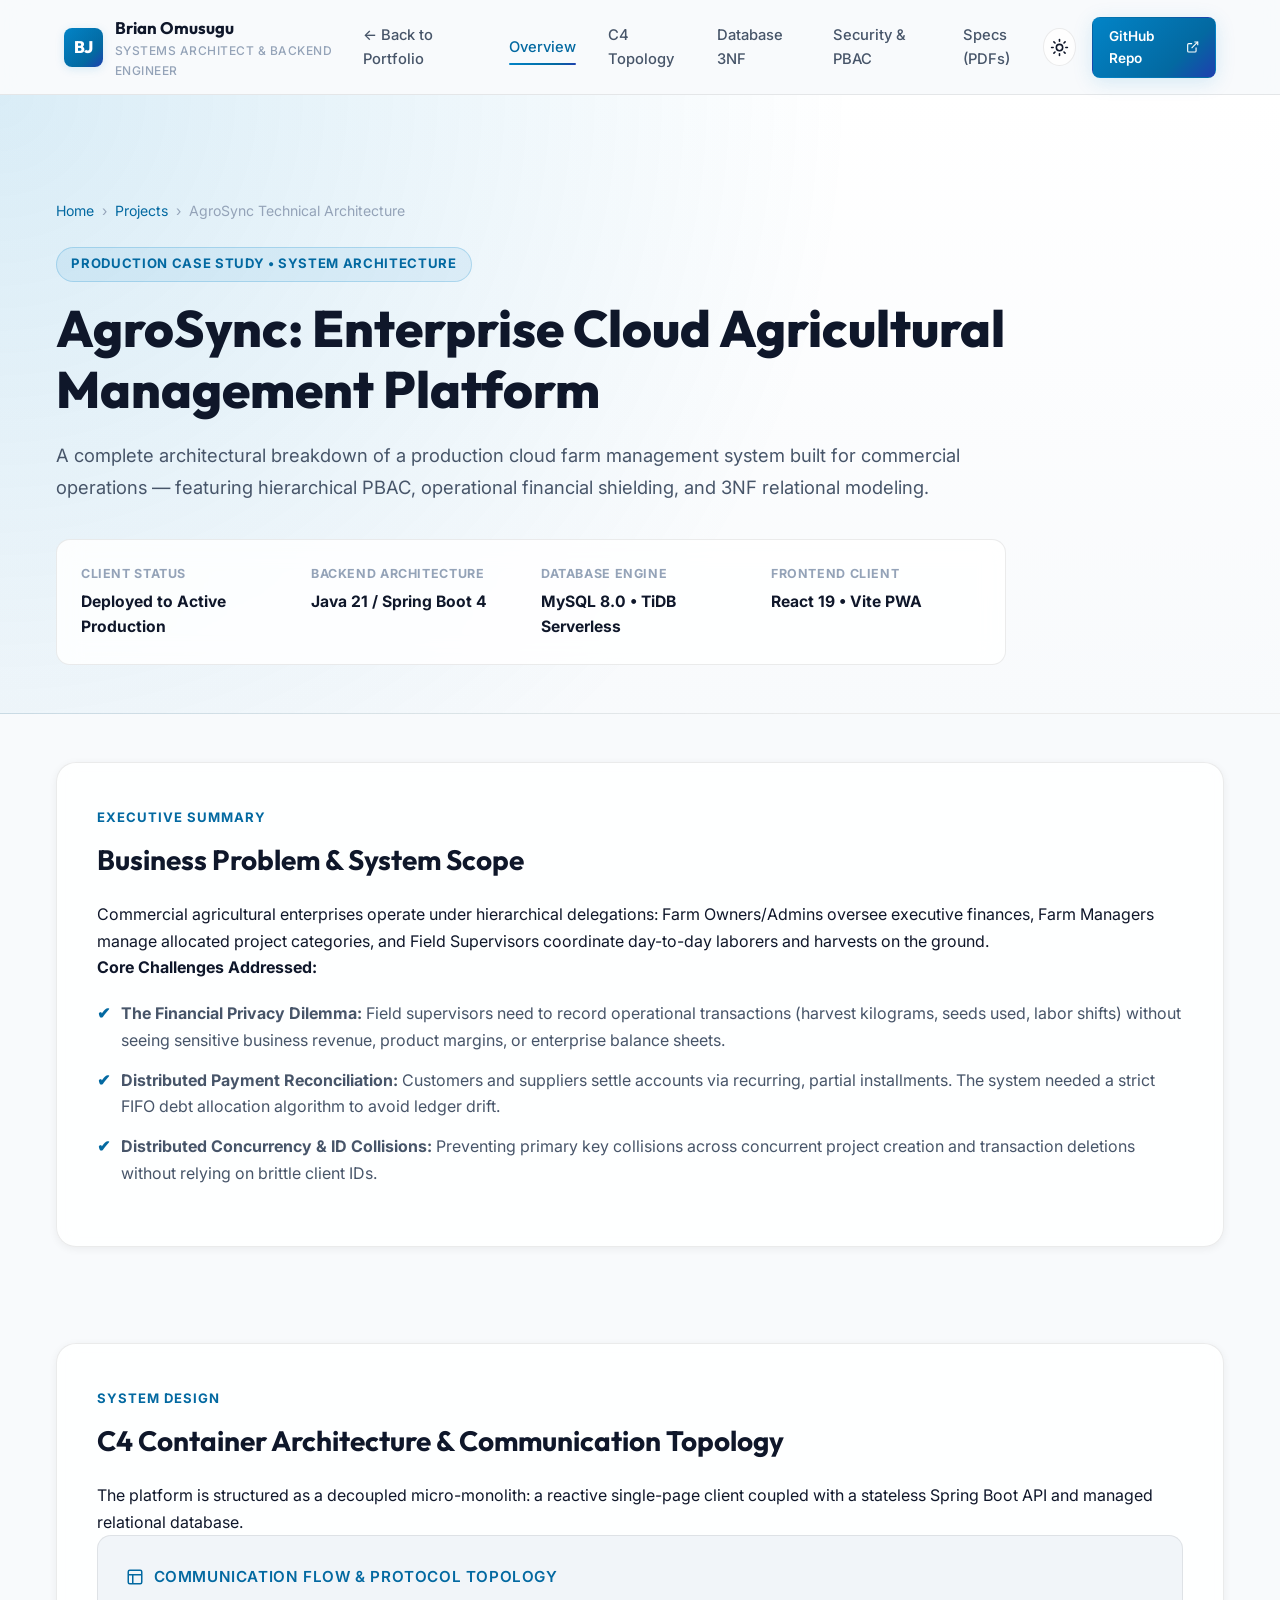
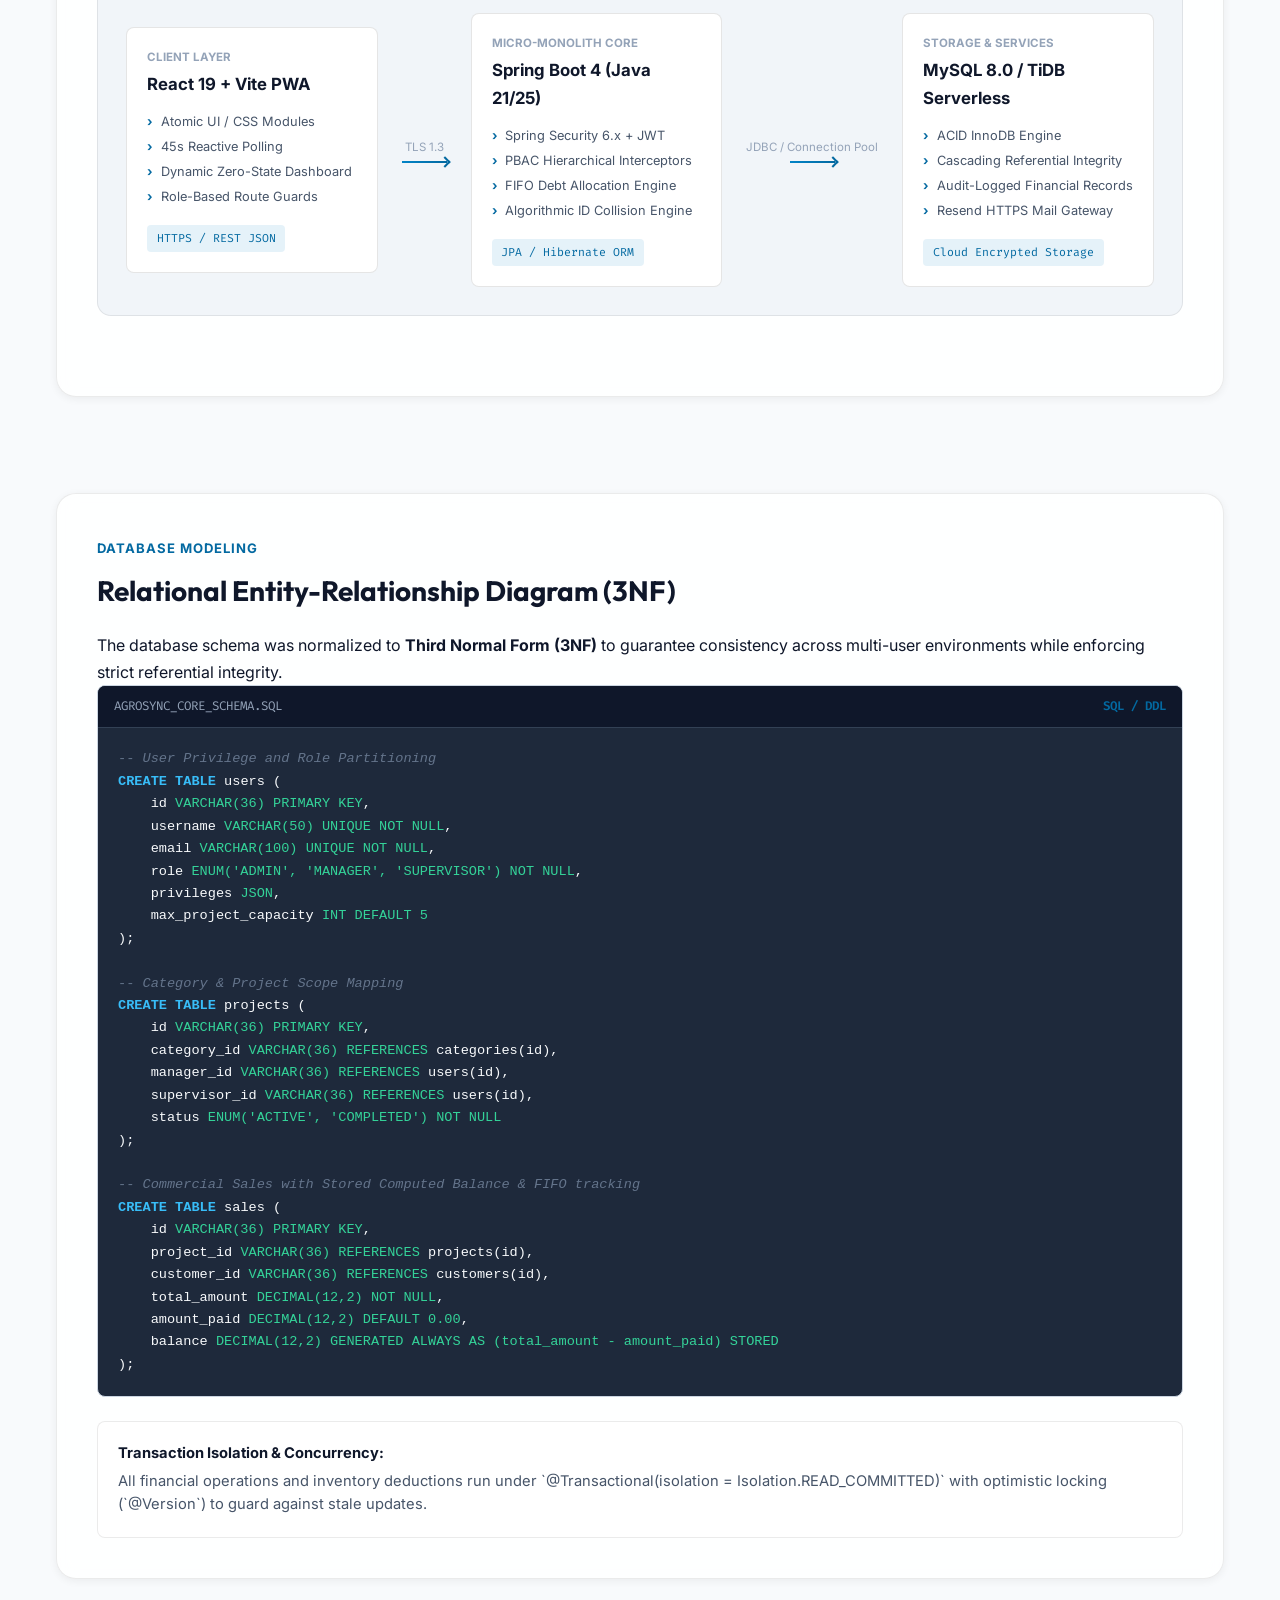
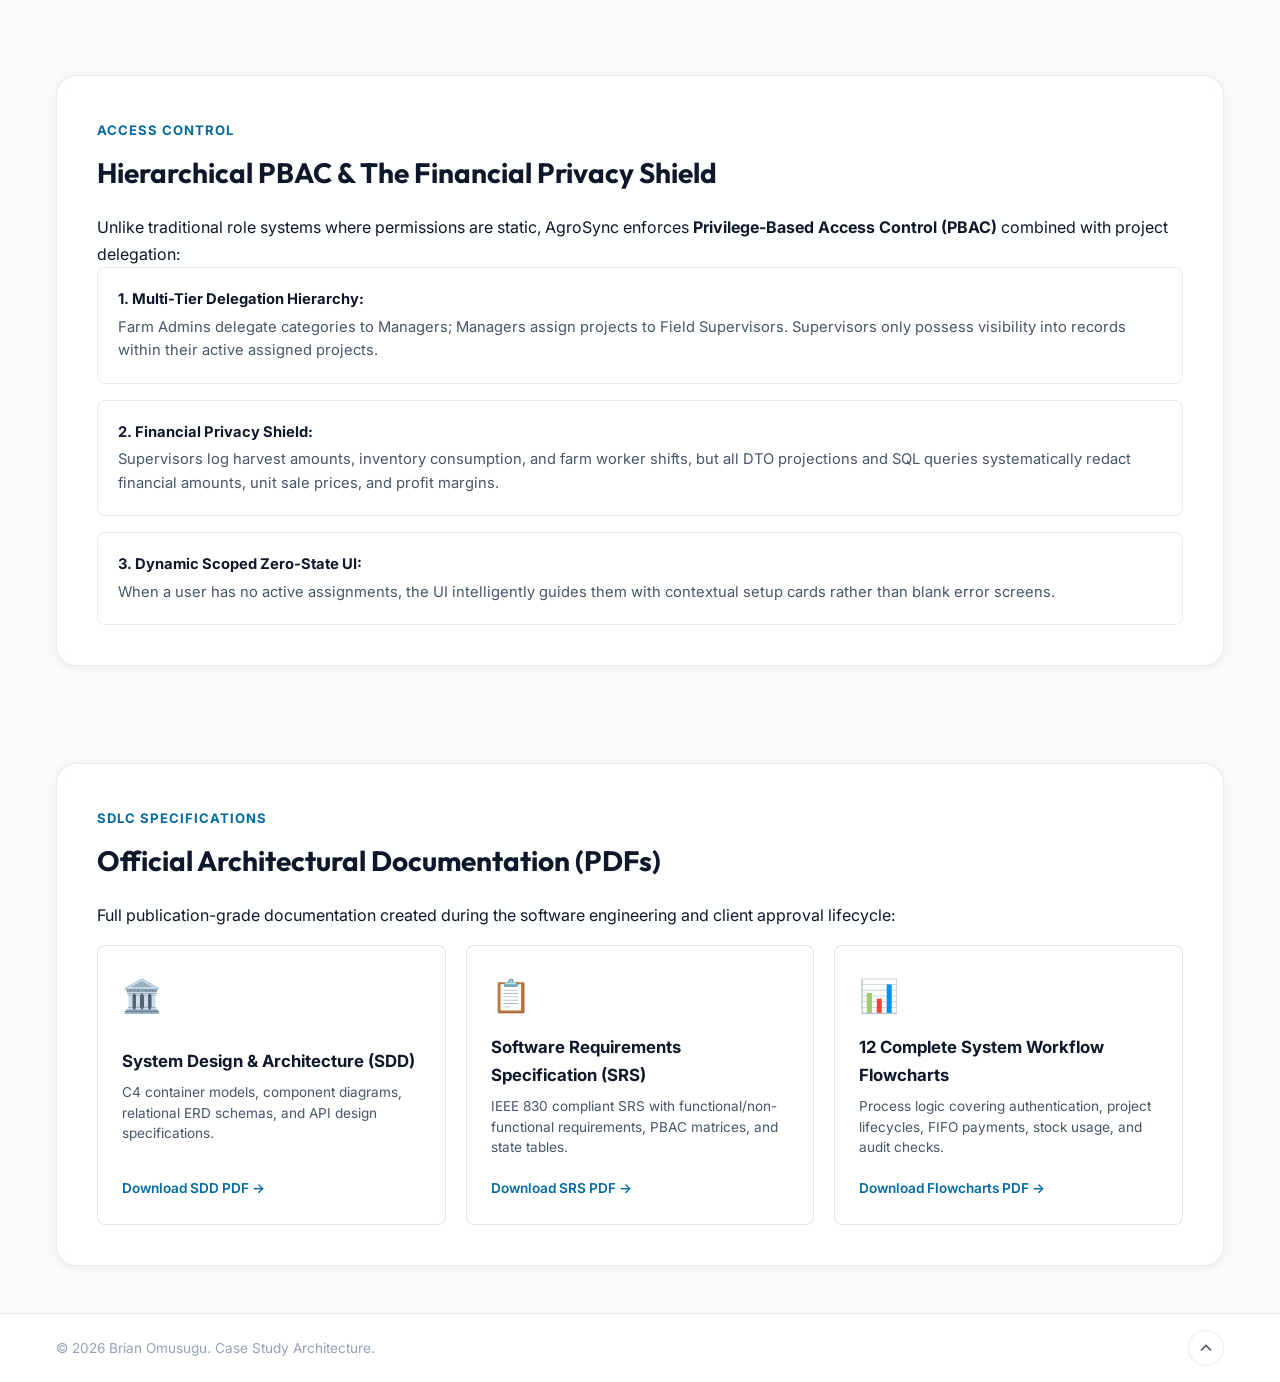
<file: agrosync.html>
<!DOCTYPE html>
<html lang="en" data-theme="dark">
<head>
  <meta charset="UTF-8">
  <meta name="viewport" content="width=device-width, initial-scale=1.0">
  <title>AgroSync — System Architecture &amp; Engineering Case Study | Brian Omusugu</title>
  <meta name="description" content="Technical architecture, C4 container modeling, 3NF database design, and PBAC security implementation for AgroSync cloud farm management system.">
  
  <!-- Google Fonts -->
  <link rel="preconnect" href="https://fonts.googleapis.com">
  <link rel="preconnect" href="https://fonts.gstatic.com" crossorigin>
  <link href="https://fonts.googleapis.com/css2?family=Fira+Code:wght@400;500;600&family=Inter:wght@300;400;500;600;700&family=Outfit:wght@500;600;700;800&display=swap" rel="stylesheet">
  
  <link rel="stylesheet" href="style.css?v=3.0.0">
</head>
<body id="top">

  <!-- Navigation Header -->
  <header class="navbar" id="navbar">
    <div class="nav-container">
      <a href="index.html" class="brand-logo">
        <span class="logo-mark">BJ</span>
        <div class="brand-text">
          <span class="brand-name">Brian Omusugu</span>
          <span class="brand-role">Systems Architect &amp; Backend Engineer</span>
        </div>
      </a>

      <nav class="nav-menu" id="nav-menu">
        <a href="index.html#projects" class="nav-link">&larr; Back to Portfolio</a>
        <a href="#overview" class="nav-link">Overview</a>
        <a href="#topology" class="nav-link">C4 Topology</a>
        <a href="#database" class="nav-link">Database 3NF</a>
        <a href="#security" class="nav-link">Security &amp; PBAC</a>
        <a href="#docs" class="nav-link">Specs (PDFs)</a>
      </nav>

      <div class="nav-actions">
        <!-- Theme Toggle Button -->
        <button id="theme-toggle" class="theme-toggle" aria-label="Toggle dark and light theme" title="Switch Theme">
          <svg class="sun-icon" xmlns="http://www.w3.org/2000/svg" width="19" height="19" viewBox="0 0 24 24" fill="none" stroke="currentColor" stroke-width="2" stroke-linecap="round" stroke-linejoin="round"><circle cx="12" cy="12" r="4"/><path d="M12 2v2"/><path d="M12 20v2"/><path d="m4.93 4.93 1.41 1.41"/><path d="m17.66 17.66 1.41 1.41"/><path d="M2 12h2"/><path d="M20 12h2"/><path d="m6.34 17.66-1.41 1.41"/><path d="m19.07 4.93-1.41 1.41"/></svg>
          <svg class="moon-icon" xmlns="http://www.w3.org/2000/svg" width="19" height="19" viewBox="0 0 24 24" fill="none" stroke="currentColor" stroke-width="2" stroke-linecap="round" stroke-linejoin="round"><path d="M12 3a6 6 0 0 0 9 9 9 9 0 1 1-9-9Z"/></svg>
        </button>

        <a href="https://github.com/martins-ke/smartfarm-backend" target="_blank" rel="noopener noreferrer" class="btn btn-primary btn-sm">
          <span>GitHub Repo</span>
          <svg xmlns="http://www.w3.org/2000/svg" width="16" height="16" viewBox="0 0 24 24" fill="none" stroke="currentColor" stroke-width="2"><path d="M18 13v6a2 2 0 0 1-2 2H5a2 2 0 0 1-2-2V8a2 2 0 0 1 2-2h6"/><polyline points="15 3 21 3 21 9"/><line x1="10" x2="21" y1="14" y2="3"/></svg>
        </a>

        <!-- Mobile Hamburger Button -->
        <button class="mobile-toggle" id="mobile-toggle" aria-label="Toggle Navigation Menu">
          <span></span>
          <span></span>
          <span></span>
        </button>
      </div>
    </div>
  </header>

  <main>
    <!-- Case Study Hero -->
    <section class="case-hero" id="overview">
      <div class="container">
        <div class="breadcrumb">
          <a href="index.html">Home</a> &rsaquo; <a href="index.html#projects">Projects</a> &rsaquo; <span>AgroSync Technical Architecture</span>
        </div>

        <div class="case-header-content">
          <div class="case-badge-pill">Production Case Study &bull; System Architecture</div>
          <h1 class="case-title">AgroSync: Enterprise Cloud Agricultural Management Platform</h1>
          <p class="case-lead">
            A complete architectural breakdown of a production cloud farm management system built for commercial operations — featuring hierarchical PBAC, operational financial shielding, and 3NF relational modeling.
          </p>

          <div class="case-meta-grid">
            <div class="meta-item">
              <span class="meta-label">Client Status</span>
              <strong class="meta-val">Deployed to Active Production</strong>
            </div>
            <div class="meta-item">
              <span class="meta-label">Backend Architecture</span>
              <strong class="meta-val">Java 21 / Spring Boot 4</strong>
            </div>
            <div class="meta-item">
              <span class="meta-label">Database Engine</span>
              <strong class="meta-val">MySQL 8.0 &bull; TiDB Serverless</strong>
            </div>
            <div class="meta-item">
              <span class="meta-label">Frontend Client</span>
              <strong class="meta-val">React 19 &bull; Vite PWA</strong>
            </div>
          </div>
        </div>
      </div>
    </section>

    <!-- Architecture Section 1: Problem & Executive Summary -->
    <section class="section case-section">
      <div class="container">
        <div class="case-card reveal">
          <div class="case-section-header">
            <span class="section-tag">Executive Summary</span>
            <h2>Business Problem &amp; System Scope</h2>
          </div>
          <p>
            Commercial agricultural enterprises operate under hierarchical delegations: Farm Owners/Admins oversee executive finances, Farm Managers manage allocated project categories, and Field Supervisors coordinate day-to-day laborers and harvests on the ground.
          </p>
          <p>
            <strong>Core Challenges Addressed:</strong>
          </p>
          <ul class="case-list">
            <li><strong>The Financial Privacy Dilemma:</strong> Field supervisors need to record operational transactions (harvest kilograms, seeds used, labor shifts) without seeing sensitive business revenue, product margins, or enterprise balance sheets.</li>
            <li><strong>Distributed Payment Reconciliation:</strong> Customers and suppliers settle accounts via recurring, partial installments. The system needed a strict FIFO debt allocation algorithm to avoid ledger drift.</li>
            <li><strong>Distributed Concurrency &amp; ID Collisions:</strong> Preventing primary key collisions across concurrent project creation and transaction deletions without relying on brittle client IDs.</li>
          </ul>
        </div>
      </div>
    </section>

    <!-- Architecture Section 2: C4 Topology -->
    <section class="section case-section" id="topology">
      <div class="container">
        <div class="case-card reveal">
          <div class="case-section-header">
            <span class="section-tag">System Design</span>
            <h2>C4 Container Architecture &amp; Communication Topology</h2>
          </div>
          <p>
            The platform is structured as a decoupled micro-monolith: a reactive single-page client coupled with a stateless Spring Boot API and managed relational database.
          </p>

          <!-- Interactive Topology Display -->
          <div class="arch-topology">
            <div class="topology-title">
              <svg xmlns="http://www.w3.org/2000/svg" width="18" height="18" viewBox="0 0 24 24" fill="none" stroke="currentColor" stroke-width="2"><rect width="18" height="18" x="3" y="3" rx="2"/><path d="M3 9h18"/><path d="M9 21V9"/></svg>
              <span>Communication Flow &amp; Protocol Topology</span>
            </div>
            
            <div class="topology-grid">
              <!-- Tier 1: Client -->
              <div class="topology-node node-client">
                <div class="node-badge">Client Layer</div>
                <div class="node-title">React 19 + Vite PWA</div>
                <ul class="node-specs">
                  <li>Atomic UI / CSS Modules</li>
                  <li>45s Reactive Polling</li>
                  <li>Dynamic Zero-State Dashboard</li>
                  <li>Role-Based Route Guards</li>
                </ul>
                <div class="node-protocol">HTTPS / REST JSON</div>
              </div>

              <!-- Connector 1 -->
              <div class="topology-arrow">
                <span>TLS 1.3</span>
                <div class="arrow-line"></div>
              </div>

              <!-- Tier 2: Backend API -->
              <div class="topology-node node-api">
                <div class="node-badge">Micro-Monolith Core</div>
                <div class="node-title">Spring Boot 4 (Java 21/25)</div>
                <ul class="node-specs">
                  <li>Spring Security 6.x + JWT</li>
                  <li>PBAC Hierarchical Interceptors</li>
                  <li>FIFO Debt Allocation Engine</li>
                  <li>Algorithmic ID Collision Engine</li>
                </ul>
                <div class="node-protocol">JPA / Hibernate ORM</div>
              </div>

              <!-- Connector 2 -->
              <div class="topology-arrow">
                <span>JDBC / Connection Pool</span>
                <div class="arrow-line"></div>
              </div>

              <!-- Tier 3: Database & Ext -->
              <div class="topology-node node-db">
                <div class="node-badge">Storage &amp; Services</div>
                <div class="node-title">MySQL 8.0 / TiDB Serverless</div>
                <ul class="node-specs">
                  <li>ACID InnoDB Engine</li>
                  <li>Cascading Referential Integrity</li>
                  <li>Audit-Logged Financial Records</li>
                  <li>Resend HTTPS Mail Gateway</li>
                </ul>
                <div class="node-protocol">Cloud Encrypted Storage</div>
              </div>
            </div>
          </div>
        </div>
      </div>
    </section>

    <!-- Architecture Section 3: Normalized Database Design -->
    <section class="section case-section" id="database">
      <div class="container">
        <div class="case-card reveal">
          <div class="case-section-header">
            <span class="section-tag">Database Modeling</span>
            <h2>Relational Entity-Relationship Diagram (3NF)</h2>
          </div>
          <p>
            The database schema was normalized to <strong>Third Normal Form (3NF)</strong> to guarantee consistency across multi-user environments while enforcing strict referential integrity.
          </p>

          <div class="schema-code-block">
            <div class="code-header">
              <span>AGROSYNC_CORE_SCHEMA.SQL</span>
              <span class="code-lang">SQL / DDL</span>
            </div>
            <pre><code><span class="code-comment">-- User Privilege and Role Partitioning</span>
<span class="code-keyword">CREATE TABLE</span> users (
    id <span class="code-type">VARCHAR(36) PRIMARY KEY</span>,
    username <span class="code-type">VARCHAR(50) UNIQUE NOT NULL</span>,
    email <span class="code-type">VARCHAR(100) UNIQUE NOT NULL</span>,
    role <span class="code-type">ENUM('ADMIN', 'MANAGER', 'SUPERVISOR') NOT NULL</span>,
    privileges <span class="code-type">JSON</span>,
    max_project_capacity <span class="code-type">INT DEFAULT 5</span>
);

<span class="code-comment">-- Category & Project Scope Mapping</span>
<span class="code-keyword">CREATE TABLE</span> projects (
    id <span class="code-type">VARCHAR(36) PRIMARY KEY</span>,
    category_id <span class="code-type">VARCHAR(36) REFERENCES</span> categories(id),
    manager_id <span class="code-type">VARCHAR(36) REFERENCES</span> users(id),
    supervisor_id <span class="code-type">VARCHAR(36) REFERENCES</span> users(id),
    status <span class="code-type">ENUM('ACTIVE', 'COMPLETED') NOT NULL</span>
);

<span class="code-comment">-- Commercial Sales with Stored Computed Balance & FIFO tracking</span>
<span class="code-keyword">CREATE TABLE</span> sales (
    id <span class="code-type">VARCHAR(36) PRIMARY KEY</span>,
    project_id <span class="code-type">VARCHAR(36) REFERENCES</span> projects(id),
    customer_id <span class="code-type">VARCHAR(36) REFERENCES</span> customers(id),
    total_amount <span class="code-type">DECIMAL(12,2) NOT NULL</span>,
    amount_paid <span class="code-type">DECIMAL(12,2) DEFAULT 0.00</span>,
    balance <span class="code-type">DECIMAL(12,2) GENERATED ALWAYS AS (total_amount - amount_paid) STORED</span>
);</code></pre>
          </div>

          <div class="bullet-item" style="margin-top: 1.5rem;">
            <strong>Transaction Isolation &amp; Concurrency:</strong>
            All financial operations and inventory deductions run under `@Transactional(isolation = Isolation.READ_COMMITTED)` with optimistic locking (`@Version`) to guard against stale updates.
          </div>
        </div>
      </div>
    </section>

    <!-- Architecture Section 4: Security & PBAC -->
    <section class="section case-section" id="security">
      <div class="container">
        <div class="case-card reveal">
          <div class="case-section-header">
            <span class="section-tag">Access Control</span>
            <h2>Hierarchical PBAC &amp; The Financial Privacy Shield</h2>
          </div>
          <p>
            Unlike traditional role systems where permissions are static, AgroSync enforces <strong>Privilege-Based Access Control (PBAC)</strong> combined with project delegation:
          </p>

          <div class="feature-bullets-grid">
            <div class="bullet-item">
              <strong>1. Multi-Tier Delegation Hierarchy:</strong> Farm Admins delegate categories to Managers; Managers assign projects to Field Supervisors. Supervisors only possess visibility into records within their active assigned projects.
            </div>
            <div class="bullet-item">
              <strong>2. Financial Privacy Shield:</strong> Supervisors log harvest amounts, inventory consumption, and farm worker shifts, but all DTO projections and SQL queries systematically redact financial amounts, unit sale prices, and profit margins.
            </div>
            <div class="bullet-item">
              <strong>3. Dynamic Scoped Zero-State UI:</strong> When a user has no active assignments, the UI intelligently guides them with contextual setup cards rather than blank error screens.
            </div>
          </div>
        </div>
      </div>
    </section>

    <!-- Architecture Section 5: Official Documentation PDFs -->
    <section class="section case-section" id="docs">
      <div class="container">
        <div class="case-card reveal">
          <div class="case-section-header">
            <span class="section-tag">SDLC Specifications</span>
            <h2>Official Architectural Documentation (PDFs)</h2>
          </div>
          <p>
            Full publication-grade documentation created during the software engineering and client approval lifecycle:
          </p>

          <div class="docs-download-cards">
            <a href="SmartFarm_System_Design_and_Architecture.pdf" target="_blank" class="doc-card">
              <div class="doc-icon">🏛️</div>
              <div class="doc-info">
                <strong>System Design &amp; Architecture (SDD)</strong>
                <span>C4 container models, component diagrams, relational ERD schemas, and API design specifications.</span>
              </div>
              <div class="doc-action">Download SDD PDF &rarr;</div>
            </a>

            <a href="SmartFarm_SRS_Document.pdf" target="_blank" class="doc-card">
              <div class="doc-icon">📋</div>
              <div class="doc-info">
                <strong>Software Requirements Specification (SRS)</strong>
                <span>IEEE 830 compliant SRS with functional/non-functional requirements, PBAC matrices, and state tables.</span>
              </div>
              <div class="doc-action">Download SRS PDF &rarr;</div>
            </a>

            <a href="SmartFarm_Complete_System_Flowcharts.pdf" target="_blank" class="doc-card">
              <div class="doc-icon">📊</div>
              <div class="doc-info">
                <strong>12 Complete System Workflow Flowcharts</strong>
                <span>Process logic covering authentication, project lifecycles, FIFO payments, stock usage, and audit checks.</span>
              </div>
              <div class="doc-action">Download Flowcharts PDF &rarr;</div>
            </a>
          </div>
        </div>
      </div>
    </section>

  </main>

  <!-- Footer -->
  <footer class="site-footer">
    <div class="container footer-container">
      <div class="footer-bottom">
        <p>&copy; <span id="current-year"></span> Brian Omusugu. Case Study Architecture.</p>
        <a href="#top" class="back-to-top" title="Back to top" aria-label="Back to top">
          <svg xmlns="http://www.w3.org/2000/svg" width="20" height="20" viewBox="0 0 24 24" fill="none" stroke="currentColor" stroke-width="2"><path d="m18 15-6-6-6 6"/></svg>
        </a>
      </div>
    </div>
  </footer>

  <script src="script.js?v=3.0.0"></script>
</body>
</html>
</file>
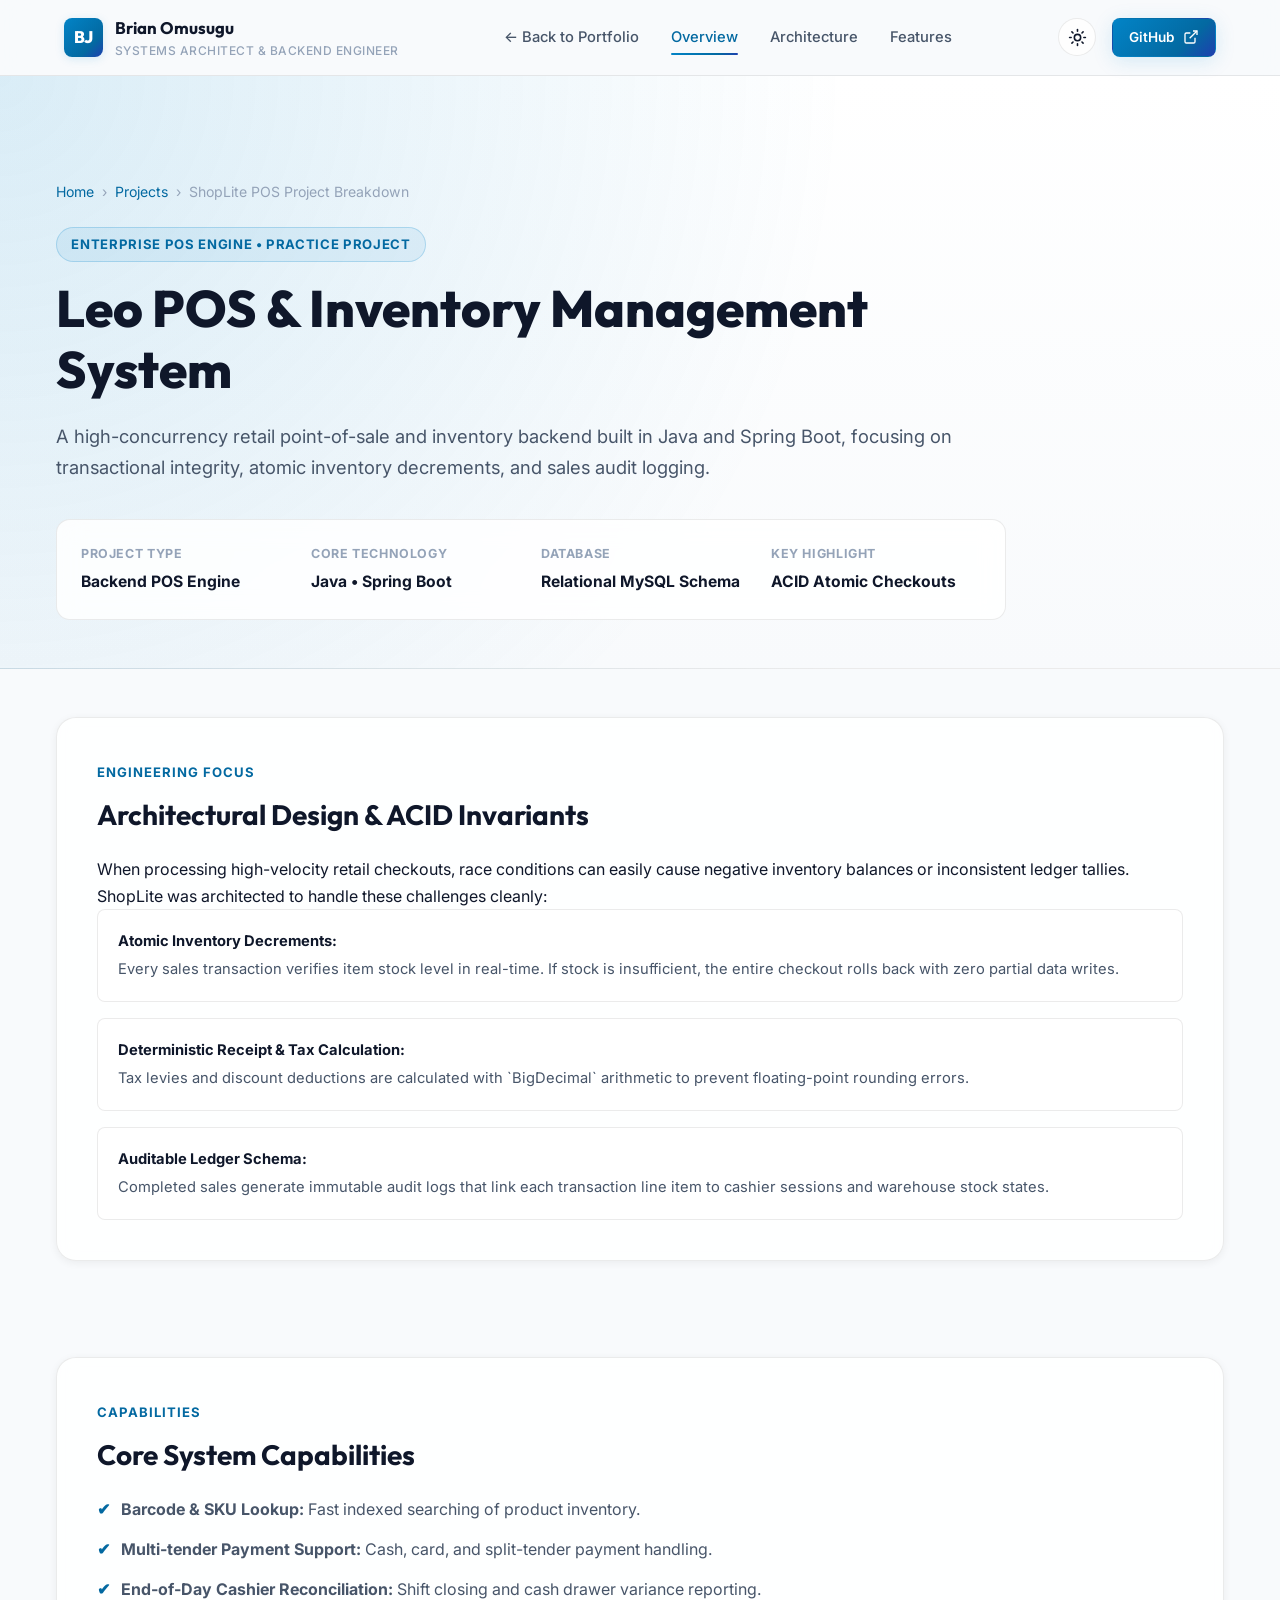
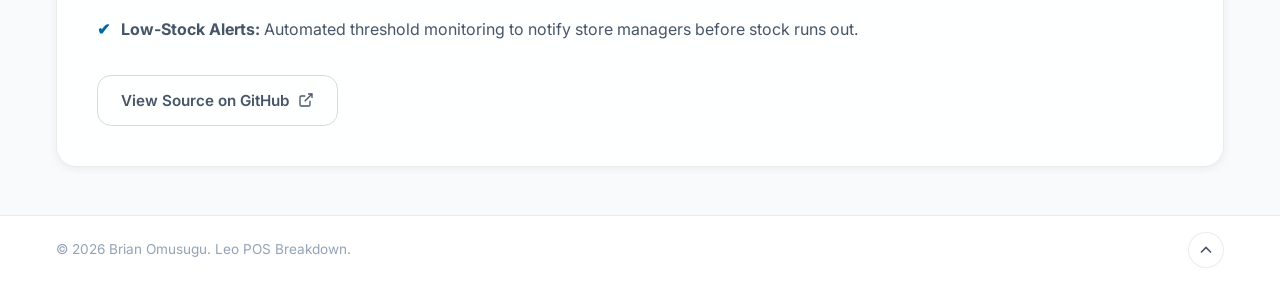
<file: shoplite.html>
<!DOCTYPE html>
<html lang="en" data-theme="dark">
<head>
  <meta charset="UTF-8">
  <meta name="viewport" content="width=device-width, initial-scale=1.0">
  <title>Leo POS — Technical Breakdown | Brian Omusugu</title>
  <meta name="description" content="Technical details, ACID inventory transactions, and receipt calculation architecture for ShopLite POS.">
  
  <!-- Google Fonts -->
  <link rel="preconnect" href="https://fonts.googleapis.com">
  <link rel="preconnect" href="https://fonts.gstatic.com" crossorigin>
  <link href="https://fonts.googleapis.com/css2?family=Fira+Code:wght@400;500;600&family=Inter:wght@300;400;500;600;700&family=Outfit:wght@500;600;700;800&display=swap" rel="stylesheet">
  
  <link rel="stylesheet" href="style.css?v=3.0.0">
</head>
<body id="top">

  <!-- Navigation Header -->
  <header class="navbar" id="navbar">
    <div class="nav-container">
      <a href="index.html" class="brand-logo">
        <span class="logo-mark">BJ</span>
        <div class="brand-text">
          <span class="brand-name">Brian Omusugu</span>
          <span class="brand-role">Systems Architect &amp; Backend Engineer</span>
        </div>
      </a>

      <nav class="nav-menu" id="nav-menu">
        <a href="index.html#projects" class="nav-link">&larr; Back to Portfolio</a>
        <a href="#overview" class="nav-link">Overview</a>
        <a href="#architecture" class="nav-link">Architecture</a>
        <a href="#features" class="nav-link">Features</a>
      </nav>

      <div class="nav-actions">
        <!-- Theme Toggle Button -->
        <button id="theme-toggle" class="theme-toggle" aria-label="Toggle dark and light theme" title="Switch Theme">
          <svg class="sun-icon" xmlns="http://www.w3.org/2000/svg" width="19" height="19" viewBox="0 0 24 24" fill="none" stroke="currentColor" stroke-width="2" stroke-linecap="round" stroke-linejoin="round"><circle cx="12" cy="12" r="4"/><path d="M12 2v2"/><path d="M12 20v2"/><path d="m4.93 4.93 1.41 1.41"/><path d="m17.66 17.66 1.41 1.41"/><path d="M2 12h2"/><path d="M20 12h2"/><path d="m6.34 17.66-1.41 1.41"/><path d="m19.07 4.93-1.41 1.41"/></svg>
          <svg class="moon-icon" xmlns="http://www.w3.org/2000/svg" width="19" height="19" viewBox="0 0 24 24" fill="none" stroke="currentColor" stroke-width="2" stroke-linecap="round" stroke-linejoin="round"><path d="M12 3a6 6 0 0 0 9 9 9 9 0 1 1-9-9Z"/></svg>
        </button>

        <a href="https://github.com/martins-ke" target="_blank" rel="noopener noreferrer" class="btn btn-primary btn-sm">
          <span>GitHub</span>
          <svg xmlns="http://www.w3.org/2000/svg" width="16" height="16" viewBox="0 0 24 24" fill="none" stroke="currentColor" stroke-width="2"><path d="M18 13v6a2 2 0 0 1-2 2H5a2 2 0 0 1-2-2V8a2 2 0 0 1 2-2h6"/><polyline points="15 3 21 3 21 9"/><line x1="10" x2="21" y1="14" y2="3"/></svg>
        </a>

        <!-- Mobile Hamburger Button -->
        <button class="mobile-toggle" id="mobile-toggle" aria-label="Toggle Navigation Menu">
          <span></span>
          <span></span>
          <span></span>
        </button>
      </div>
    </div>
  </header>

  <main>
    <!-- Case Study Hero -->
    <section class="case-hero" id="overview">
      <div class="container">
        <div class="breadcrumb">
          <a href="index.html">Home</a> &rsaquo; <a href="index.html#projects">Projects</a> &rsaquo; <span>ShopLite POS Project Breakdown</span>
        </div>

        <div class="case-header-content">
          <div class="case-badge-pill">Enterprise POS Engine &bull; Practice Project</div>
          <h1 class="case-title">Leo POS &amp; Inventory Management System</h1>
          <p class="case-lead">
            A high-concurrency retail point-of-sale and inventory backend built in Java and Spring Boot, focusing on transactional integrity, atomic inventory decrements, and sales audit logging.
          </p>

          <div class="case-meta-grid">
            <div class="meta-item">
              <span class="meta-label">Project Type</span>
              <strong class="meta-val">Backend POS Engine</strong>
            </div>
            <div class="meta-item">
              <span class="meta-label">Core Technology</span>
              <strong class="meta-val">Java &bull; Spring Boot</strong>
            </div>
            <div class="meta-item">
              <span class="meta-label">Database</span>
              <strong class="meta-val">Relational MySQL Schema</strong>
            </div>
            <div class="meta-item">
              <span class="meta-label">Key Highlight</span>
              <strong class="meta-val">ACID Atomic Checkouts</strong>
            </div>
          </div>
        </div>
      </div>
    </section>

    <!-- Architecture Breakdown -->
    <section class="section case-section" id="architecture">
      <div class="container">
        <div class="case-card reveal">
          <div class="case-section-header">
            <span class="section-tag">Engineering Focus</span>
            <h2>Architectural Design &amp; ACID Invariants</h2>
          </div>
          <p>
            When processing high-velocity retail checkouts, race conditions can easily cause negative inventory balances or inconsistent ledger tallies. ShopLite was architected to handle these challenges cleanly:
          </p>

          <div class="feature-bullets-grid">
            <div class="bullet-item">
              <strong>Atomic Inventory Decrements:</strong> Every sales transaction verifies item stock level in real-time. If stock is insufficient, the entire checkout rolls back with zero partial data writes.
            </div>
            <div class="bullet-item">
              <strong>Deterministic Receipt &amp; Tax Calculation:</strong> Tax levies and discount deductions are calculated with `BigDecimal` arithmetic to prevent floating-point rounding errors.
            </div>
            <div class="bullet-item">
              <strong>Auditable Ledger Schema:</strong> Completed sales generate immutable audit logs that link each transaction line item to cashier sessions and warehouse stock states.
            </div>
          </div>
        </div>
      </div>
    </section>

    <!-- Key Features -->
    <section class="section case-section" id="features">
      <div class="container">
        <div class="case-card reveal">
          <div class="case-section-header">
            <span class="section-tag">Capabilities</span>
            <h2>Core System Capabilities</h2>
          </div>
          
          <ul class="case-list">
            <li><strong>Barcode &amp; SKU Lookup:</strong> Fast indexed searching of product inventory.</li>
            <li><strong>Multi-tender Payment Support:</strong> Cash, card, and split-tender payment handling.</li>
            <li><strong>End-of-Day Cashier Reconciliation:</strong> Shift closing and cash drawer variance reporting.</li>
            <li><strong>Low-Stock Alerts:</strong> Automated threshold monitoring to notify store managers before stock runs out.</li>
          </ul>

          <div style="margin-top: 2rem;">
            <a href="https://github.com/martins-ke" target="_blank" rel="noopener noreferrer" class="btn btn-outline">
              <span>View Source on GitHub</span>
              <svg xmlns="http://www.w3.org/2000/svg" width="16" height="16" viewBox="0 0 24 24" fill="none" stroke="currentColor" stroke-width="2"><path d="M18 13v6a2 2 0 0 1-2 2H5a2 2 0 0 1-2-2V8a2 2 0 0 1 2-2h6"/><polyline points="15 3 21 3 21 9"/><line x1="10" x2="21" y1="14" y2="3"/></svg>
            </a>
          </div>
        </div>
      </div>
    </section>

  </main>

  <!-- Footer -->
  <footer class="site-footer">
    <div class="container footer-container">
      <div class="footer-bottom">
        <p>&copy; <span id="current-year"></span> Brian Omusugu. Leo POS Breakdown.</p>
        <a href="#top" class="back-to-top" title="Back to top" aria-label="Back to top">
          <svg xmlns="http://www.w3.org/2000/svg" width="20" height="20" viewBox="0 0 24 24" fill="none" stroke="currentColor" stroke-width="2"><path d="m18 15-6-6-6 6"/></svg>
        </a>
      </div>
    </div>
  </footer>

  <script src="script.js?v=3.0.0"></script>
</body>
</html>
</file>
<file: style.css>
/* ==========================================================================
   Brian Omusugu | Professional Developer Portfolio Stylesheet
   Modern, Responsive, Dark/Light Mode with CSS Custom Properties
   ========================================================================== */

:root {
  /* Color Palette - Dark Theme (Default) */
  --bg-primary: #090d16;
  --bg-secondary: #0f172a;
  --bg-card: rgba(15, 23, 42, 0.75);
  --bg-card-hover: rgba(30, 41, 59, 0.85);
  --bg-card-border: rgba(255, 255, 255, 0.08);
  --bg-card-border-hover: rgba(56, 189, 248, 0.4);
  
  --text-primary: #f8fafc;
  --text-secondary: #94a3b8;
  --text-muted: #64748b;
  
  --accent-primary: #0284c7;
  --accent-secondary: #0ea5e9;
  --accent-glow: rgba(14, 165, 233, 0.25);
  --accent-gradient: linear-gradient(135deg, #38bdf8 0%, #0284c7 50%, #2563eb 100%);
  --badge-bg: rgba(14, 165, 233, 0.12);
  --badge-border: rgba(56, 189, 248, 0.25);
  
  --nav-bg: rgba(9, 13, 22, 0.82);
  --nav-border: rgba(255, 255, 255, 0.08);

  --input-bg: rgba(15, 23, 42, 0.9);
  --input-border: rgba(255, 255, 255, 0.12);
  --input-focus: #0284c7;

  --success-color: #10b981;
  --error-color: #ef4444;

  /* Typography & Layout */
  --font-main: 'Inter', -apple-system, BlinkMacSystemFont, "Segoe UI", Roboto, sans-serif;
  --font-heading: 'Outfit', 'Inter', sans-serif;
  
  --container-max: 1200px;
  --transition-fast: 0.2s ease;
  --transition-normal: 0.3s cubic-bezier(0.16, 1, 0.3, 1);
  --border-radius-sm: 8px;
  --border-radius-md: 14px;
  --border-radius-lg: 20px;
  --border-radius-full: 9999px;
  
  --shadow-sm: 0 2px 8px rgba(0, 0, 0, 0.25);
  --shadow-md: 0 10px 30px -10px rgba(0, 0, 0, 0.4);
  --shadow-glow: 0 0 40px -10px var(--accent-glow);
}

/* Light Theme Variables */
[data-theme="light"] {
  --bg-primary: #f8fafc;
  --bg-secondary: #ffffff;
  --bg-card: rgba(255, 255, 255, 0.85);
  --bg-card-hover: #ffffff;
  --bg-card-border: rgba(0, 0, 0, 0.08);
  --bg-card-border-hover: rgba(2, 132, 199, 0.45);
  
  --text-primary: #0f172a;
  --text-secondary: #475569;
  --text-muted: #94a3b8;
  
  --accent-primary: #0284c7;
  --accent-secondary: #0369a1;
  --accent-glow: rgba(2, 132, 199, 0.15);
  --accent-gradient: linear-gradient(135deg, #0284c7 0%, #0369a1 70%, #1e40af 100%);
  --badge-bg: rgba(2, 132, 199, 0.08);
  --badge-border: rgba(2, 132, 199, 0.22);
  
  --nav-bg: rgba(248, 250, 252, 0.88);
  --nav-border: rgba(0, 0, 0, 0.08);

  --input-bg: #ffffff;
  --input-border: rgba(0, 0, 0, 0.15);
  --input-focus: #0284c7;

  --shadow-sm: 0 2px 8px rgba(0, 0, 0, 0.06);
  --shadow-md: 0 10px 30px -10px rgba(0, 0, 0, 0.08);
  --shadow-glow: 0 0 35px -5px rgba(2, 132, 199, 0.15);
}

/* Base Reset & Box Sizing */
*, *::before, *::after {
  box-sizing: border-box;
  margin: 0;
  padding: 0;
}

html {
  scroll-behavior: smooth;
  font-size: 16px;
}

body {
  font-family: var(--font-main);
  background-color: var(--bg-primary);
  color: var(--text-primary);
  line-height: 1.65;
  transition: background-color var(--transition-normal), color var(--transition-normal);
  overflow-x: hidden;
  -webkit-font-smoothing: antialiased;
}

a {
  color: inherit;
  text-decoration: none;
  transition: color var(--transition-fast);
}

img {
  max-width: 100%;
  display: block;
}

h1, h2, h3, h4, h5, h6 {
  font-family: var(--font-heading);
  color: var(--text-primary);
  font-weight: 700;
  line-height: 1.25;
}

.container {
  max-width: var(--container-max);
  margin: 0 auto;
  padding: 0 1rem;
}

/* ==========================================================================
   Header & Navigation Bar
   ========================================================================== */
.navbar {
  position: sticky;
  top: 0;
  z-index: 1000;
  background-color: var(--nav-bg);
  backdrop-filter: blur(14px);
  -webkit-backdrop-filter: blur(14px);
  border-bottom: 1px solid var(--nav-border);
  transition: all var(--transition-normal);
}

.nav-container {
  max-width: var(--container-max);
  margin: 0 auto;
  padding: 0.85rem 1.5rem;
  display: flex;
  align-items: center;
  justify-content: space-between;
}

.brand-logo {
  display: flex;
  align-items: center;
  gap: 0.75rem;
}

.logo-mark {
  background: var(--accent-gradient);
  color: #ffffff;
  font-family: var(--font-heading);
  font-weight: 800;
  font-size: 1.05rem;
  padding: 0.35rem 0.65rem;
  border-radius: var(--border-radius-sm);
  letter-spacing: -0.5px;
  box-shadow: 0 2px 10px var(--accent-glow);
}

.brand-text {
  display: flex;
  flex-direction: column;
}

.brand-name {
  font-family: var(--font-heading);
  font-weight: 700;
  font-size: 1.05rem;
  color: var(--text-primary);
}

.brand-role {
  font-size: 0.75rem;
  color: var(--text-muted);
  font-weight: 500;
  text-transform: uppercase;
  letter-spacing: 0.5px;
}

.nav-menu {
  display: flex;
  align-items: center;
  gap: 2rem;
}

.nav-link {
  font-size: 0.92rem;
  font-weight: 500;
  color: var(--text-secondary);
  position: relative;
  padding: 0.25rem 0;
}

.nav-link:hover,
.nav-link.active {
  color: var(--accent-secondary);
}

.nav-link::after {
  content: '';
  position: absolute;
  bottom: -2px;
  left: 0;
  width: 0;
  height: 2px;
  background: var(--accent-gradient);
  transition: width var(--transition-normal);
  border-radius: 2px;
}

.nav-link:hover::after,
.nav-link.active::after {
  width: 100%;
}

.nav-actions {
  display: flex;
  align-items: center;
  gap: 1rem;
}

/* Status Badge */
.status-badge {
  display: flex;
  align-items: center;
  gap: 0.45rem;
  padding: 0.35rem 0.75rem;
  background: rgba(16, 185, 129, 0.1);
  border: 1px solid rgba(16, 185, 129, 0.3);
  border-radius: var(--border-radius-full);
}

.status-dot {
  width: 8px;
  height: 8px;
  background-color: var(--success-color);
  border-radius: 50%;
  animation: pulse-glow 2s infinite ease-in-out;
}

@keyframes pulse-glow {
  0%, 100% { transform: scale(1); opacity: 1; }
  50% { transform: scale(1.3); opacity: 0.6; }
}

.status-text {
  font-size: 0.78rem;
  font-weight: 600;
  color: var(--success-color);
}

/* Theme Toggle Button */
.theme-toggle {
  background: var(--bg-card);
  border: 1px solid var(--bg-card-border);
  color: var(--text-primary);
  width: 38px;
  height: 38px;
  border-radius: 50%;
  cursor: pointer;
  display: flex;
  align-items: center;
  justify-content: center;
  transition: all var(--transition-fast);
}

.theme-toggle:hover {
  border-color: var(--accent-secondary);
  color: var(--accent-secondary);
  box-shadow: 0 0 15px var(--accent-glow);
}

.sun-icon {
  display: none;
}
.moon-icon {
  display: block;
}

[data-theme="light"] .sun-icon {
  display: block;
}
[data-theme="light"] .moon-icon {
  display: none;
}

/* Mobile Toggle Hamburger */
.mobile-toggle {
  display: none;
  flex-direction: column;
  justify-content: space-around;
  width: 32px;
  height: 32px;
  background: transparent;
  border: none;
  cursor: pointer;
  padding: 4px;
}

.mobile-toggle span {
  width: 100%;
  height: 2px;
  background-color: var(--text-primary);
  border-radius: 2px;
  transition: all var(--transition-fast);
}

/* ==========================================================================
   Hero Section
   ========================================================================== */
.hero-section {
  position: relative;
  padding: 2rem;
  overflow: hidden;
}

.hero-background-glow {
  position: absolute;
  top: -120px;
  left: 50%;
  transform: translateX(-50%);
  width: 700px;
  height: 450px;
  background: radial-gradient(circle, var(--accent-glow) 0%, rgba(9, 13, 22, 0) 70%);
  pointer-events: none;
  z-index: 0;
  filter: blur(50px);
}

.hero-container {
  position: relative;
  z-index: 1;
  display: grid;
  grid-template-columns: 1.25fr 0.85fr;
  align-items: center;
  gap: 3.5rem;
}
.gradient-text {
  background: var(--accent-gradient);
  -webkit-background-clip: text;
  -webkit-text-fill-color: transparent;
  display: inline-block;
}

.hero-subtitle {
  font-size: 1.12rem;
  color: var(--text-secondary);
  line-height: 1.75;
  margin-bottom: 2rem;
  max-width: 600px;
}

.hero-cta-group {
  display: flex;
  flex-wrap: wrap;
  gap: 1rem;
  margin-bottom: 3rem;
}

/* Buttons */
.btn {
  display: inline-flex;
  align-items: center;
  justify-content: center;
  gap: 0.55rem;
  padding: 0.75rem 1.45rem;
  font-size: 0.95rem;
  font-weight: 600;
  border-radius: var(--border-radius-md);
  cursor: pointer;
  transition: all var(--transition-fast);
  border: 1px solid transparent;
  text-decoration: none;
}

.btn-primary {
  background: var(--accent-gradient);
  color: #ffffff;
  box-shadow: 0 4px 20px var(--accent-glow);
}

.btn-primary:hover {
  transform: translateY(-2px);
  box-shadow: 0 6px 24px var(--accent-glow);
  filter: brightness(1.1);
}

.btn-secondary {
  background: var(--bg-card);
  border-color: var(--bg-card-border);
  color: var(--text-primary);
}

.btn-secondary:hover {
  border-color: var(--accent-secondary);
  color: var(--accent-secondary);
  transform: translateY(-2px);
}

.btn-outline {
  background: transparent;
  border-color: var(--input-border);
  color: var(--text-secondary);
}

.btn-outline:hover {
  border-color: var(--accent-secondary);
  color: var(--text-primary);
  transform: translateY(-2px);
}

.btn-sm {
  padding: 0.45rem 1rem;
  font-size: 0.85rem;
  border-radius: var(--border-radius-sm);
}

.btn-block {
  width: 100%;
}

/* Hero Stats Strip */
.hero-stats {
  display: flex;
  align-items: center;
  flex-direction: row;
  flex-wrap: wrap;
  gap: 1.75rem;
  padding-top: 1.5rem;
  border-top: 1px solid var(--nav-border);
}

.stat-card {
  display: flex;
  flex-direction: column;
}

.stat-number {
  font-family: var(--font-heading);
  font-weight: 700;
  font-size: 1.15rem;
  color: var(--text-primary);
}

.stat-label {
  font-size: 0.8rem;
  color: var(--text-muted);
}

.stat-divider {
  width: 1px;
  height: 34px;
  background-color: var(--nav-border);
}

/* Hero Visual / Avatar */
.hero-visual {
  display: flex;
  justify-content: center;
}

.avatar-wrapper {
  position: relative;
  width: 320px;
  height: 320px;
}

.avatar-glow {
  position: absolute;
  inset: -15px;
  background: radial-gradient(circle, var(--accent-glow) 0%, transparent 70%);
  border-radius: 50%;
  filter: blur(25px);
  z-index: 0;
}

.avatar-ring {
  position: relative;
  z-index: 1;
  width: 100%;
  height: 100%;
  border-radius: 30% 70% 70% 30% / 30% 30% 70% 70%;
  padding: 8px;
  background: var(--accent-gradient);
  animation: morph-shape 10s ease-in-out infinite;
  box-shadow: var(--shadow-md);
  overflow: hidden;
}

@keyframes morph-shape {
  0%, 100% { border-radius: 30% 70% 70% 30% / 30% 30% 70% 70%; }
  50% { border-radius: 60% 40% 30% 70% / 60% 30% 70% 40%; }
}

.avatar-image {
  width: 100%;
  height: 100%;
  object-fit: cover;
  border-radius: inherit;
}

/* Floating Tech Cards */
.floating-tech-card {
  position: absolute;
  z-index: 2;
  display: flex;
  align-items: center;
  gap: 0.65rem;
  background: var(--bg-card);
  backdrop-filter: blur(12px);
  -webkit-backdrop-filter: blur(12px);
  border: 1px solid var(--bg-card-border);
  padding: 0.6rem 0.95rem;
  border-radius: var(--border-radius-md);
  box-shadow: var(--shadow-md);
  animation: float-badge 6s ease-in-out infinite;
}

.floating-tech-card strong {
  display: block;
  font-size: 0.85rem;
  color: var(--text-primary);
}

.floating-tech-card small {
  font-size: 0.72rem;
  color: var(--text-muted);
}

.tech-icon {
  font-size: 1.25rem;
}

.tech-card-1 {
  top: 15px;
  left: -25px;
}

.tech-card-2 {
  bottom: 25px;
  right: -25px;
  animation-delay: -3s;
}

@keyframes float-badge {
  0%, 100% { transform: translateY(0px); }
  50% { transform: translateY(-8px); }
}

/* ==========================================================================
   Section Global Styling
   ========================================================================== */
.section {
  padding: 2rem 0;
  position: relative;
}

.section-header {
  text-align: center;
  max-width: 680px;
  margin: 0 auto 1rem;
}

.section-tag {
  display: inline-block;
  font-size: 0.82rem;
  font-weight: 700;
  color: var(--accent-secondary);
  text-transform: uppercase;
  letter-spacing: 1px;
  margin-bottom: 0.5rem;
}

.section-title {
  font-size: clamp(1.8rem, 3.2vw, 2.6rem);
  font-weight: 700;
  letter-spacing: -0.01em;
  margin-bottom: 1rem;
}

.section-subtitle {
  font-size: 1.05rem;
  color: var(--text-secondary);
  line-height: 1.65;
}

/* ==========================================================================
   About Section & Engineering Pillars
   ========================================================================== */
.about-grid {
  display: grid;
  grid-template-columns: 1fr 1fr;
  gap: 2.5rem;
  align-items: stretch;
}

.about-bio-card {
  background: var(--bg-card);
  border: 1px solid var(--bg-card-border);
  padding: 2.5rem;
  border-radius: var(--border-radius-lg);
  display: flex;
  flex-direction: column;
  justify-content: space-between;
  backdrop-filter: blur(10px);
}

.about-bio-card h3 {
  font-size: 1.6rem;
  margin-bottom: 1.25rem;
}

.about-bio-card p {
  color: var(--text-secondary);
  margin-bottom: 1.2rem;
  font-size: 1rem;
}

.about-keypoints {
  display: flex;
  flex-direction: column;
  gap: 0.85rem;
  margin-top: 1rem;
  padding-top: 1.5rem;
  border-top: 1px solid var(--nav-border);
}

.keypoint {
  display: flex;
  align-items: center;
  gap: 0.75rem;
  font-size: 0.92rem;
  color: var(--text-primary);
  font-weight: 500;
}

.keypoint svg {
  color: var(--accent-secondary);
  flex-shrink: 0;
}

.pillars-grid {
  display: grid;
  grid-template-columns: 1fr 1fr;
  gap: 1.25rem;
}

.pillar-card {
  background: var(--bg-card);
  border: 1px solid var(--bg-card-border);
  padding: 1.65rem;
  border-radius: var(--border-radius-md);
  transition: all var(--transition-normal);
  backdrop-filter: blur(8px);
}

.pillar-card:hover {
  transform: translateY(-4px);
  border-color: var(--bg-card-border-hover);
  box-shadow: var(--shadow-glow);
}

.pillar-icon {
  font-size: 2rem;
  margin-bottom: 0.85rem;
}

.pillar-card h4 {
  font-size: 1.12rem;
  margin-bottom: 0.5rem;
}

.pillar-card p {
  font-size: 0.88rem;
  color: var(--text-secondary);
  line-height: 1.55;
}

/* ==========================================================================
   Skills Section
   ========================================================================== */
.skills-categories-grid {
  display: grid;
  grid-template-columns: repeat(2, 1fr);
  gap: 1.75rem;
}

.skill-category-card {
  background: var(--bg-card);
  border: 1px solid var(--bg-card-border);
  padding: 2rem;
  border-radius: var(--border-radius-lg);
  transition: all var(--transition-normal);
  backdrop-filter: blur(8px);
}

.skill-category-card:hover {
  border-color: var(--bg-card-border-hover);
  box-shadow: var(--shadow-glow);
  transform: translateY(-3px);
}

.category-header {
  display: flex;
  align-items: center;
  gap: 0.85rem;
  margin-bottom: 1.5rem;
}

.cat-icon-wrap {
  width: 44px;
  height: 44px;
  border-radius: var(--border-radius-md);
  display: flex;
  align-items: center;
  justify-content: center;
}

.backend-color {
  background: rgba(2, 132, 199, 0.15);
  color: #38bdf8;
}

.db-color {
  background: rgba(16, 185, 129, 0.15);
  color: #34d399;
}

.frontend-color {
  background: rgba(245, 158, 11, 0.15);
  color: #fbbf24;
}

.tools-color {
  background: rgba(168, 85, 247, 0.15);
  color: #c084fc;
}

.category-header h3 {
  font-size: 1.25rem;
}

.skill-badges {
  display: flex;
  flex-wrap: wrap;
  gap: 0.65rem;
}

.badge {
  display: inline-flex;
  align-items: center;
  gap: 0.45rem;
  padding: 0.45rem 0.85rem;
  background: var(--bg-secondary);
  border: 1px solid var(--bg-card-border);
  border-radius: var(--border-radius-sm);
  font-size: 0.85rem;
  font-weight: 500;
  color: var(--text-primary);
  transition: all var(--transition-fast);
}

.badge:hover {
  border-color: var(--accent-secondary);
  color: var(--accent-secondary);
}

.badge-dot {
  width: 6px;
  height: 6px;
  border-radius: 50%;
  background-color: var(--accent-secondary);
}

/* ==========================================================================
   Featured Projects Section
   ========================================================================== */
.projects-grid {
  display: grid;
  grid-template-columns: repeat(3, 1fr);
  gap: 1.75rem;
}

.project-card {
  background: var(--bg-card);
  border: 1px solid var(--bg-card-border);
  border-radius: var(--border-radius-lg);
  padding: 2rem;
  display: flex;
  flex-direction: column;
  justify-content: space-between;
  transition: all var(--transition-normal);
  backdrop-filter: blur(8px);
}

.project-card:hover {
  transform: translateY(-5px);
  border-color: var(--bg-card-border-hover);
  box-shadow: var(--shadow-glow);
}

.project-header {
  display: flex;
  justify-content: space-between;
  align-items: center;
  margin-bottom: 1.25rem;
}

.project-badge-pill {
  font-size: 0.75rem;
  font-weight: 700;
  white-space: nowrap;
  text-transform: uppercase;
  letter-spacing: 0.5px;
  color: var(--accent-secondary);
  background: var(--badge-bg);
  border: 1px solid var(--badge-border);
  padding: 0.3rem 0.75rem;
  border-radius: var(--border-radius-full);
}

.project-links {
  display: flex;
  gap: 0.5rem;
}

.icon-link {
  color: var(--text-muted);
  padding: 0.35rem;
  border-radius: var(--border-radius-sm);
  display: flex;
  align-items: center;
  justify-content: center;
  transition: all var(--transition-fast);
}

.icon-link:hover {
  color: var(--accent-secondary);
  background: var(--bg-secondary);
}

.project-title {
  font-size: 1.35rem;
  margin-bottom: 0.85rem;
}

.project-desc {
  font-size: 0.92rem;
  color: var(--text-secondary);
  line-height: 1.6;
  margin-bottom: 1.25rem;
}

.project-highlights {
  display: flex;
  flex-direction: column;
  gap: 0.65rem;
  margin-bottom: 1.5rem;
  padding: 1rem;
  background: var(--bg-secondary);
  border-radius: var(--border-radius-md);
  border: 1px solid var(--bg-card-border);
}

.highlight-item {
  font-size: 0.82rem;
  color: var(--text-secondary);
  line-height: 1.5;
}

.highlight-item strong {
  color: var(--text-primary);
}

.project-tags {
  display: flex;
  flex-wrap: wrap;
  gap: 0.45rem;
  margin-bottom: 1.75rem;
}

.tag {
  font-size: 0.75rem;
  font-weight: 600;
  padding: 0.25rem 0.6rem;
  background: var(--badge-bg);
  color: var(--accent-secondary);
  border-radius: 4px;
}

.project-footer {
  margin-top: auto;
  padding-top: 1rem;
  border-top: 1px solid var(--nav-border);
}

/* ==========================================================================
   Journey / Experience Section
   ========================================================================== */
.timeline {
  max-width: 800px;
  margin: 0 auto;
  position: relative;
  padding-left: 2rem;
}

.timeline::before {
  content: '';
  position: absolute;
  top: 0;
  bottom: 0;
  left: 7px;
  width: 2px;
  background: linear-gradient(180deg, var(--accent-secondary) 0%, rgba(14, 165, 233, 0.1) 100%);
}

.timeline-item {
  position: relative;
  margin-bottom: 2.5rem;
}

.timeline-item:last-child {
  margin-bottom: 0;
}

.timeline-dot {
  position: absolute;
  left: -2rem;
  top: 6px;
  width: 16px;
  height: 16px;
  border-radius: 50%;
  background: var(--bg-primary);
  border: 3px solid var(--accent-secondary);
  box-shadow: 0 0 10px var(--accent-glow);
}

.timeline-card {
  background: var(--bg-card);
  border: 1px solid var(--bg-card-border);
  padding: 1.75rem;
  border-radius: var(--border-radius-md);
  backdrop-filter: blur(8px);
  transition: all var(--transition-normal);
}

.timeline-card:hover {
  border-color: var(--bg-card-border-hover);
  transform: translateX(4px);
}

.timeline-period {
  font-size: 0.78rem;
  font-weight: 700;
  text-transform: uppercase;
  color: var(--accent-secondary);
  letter-spacing: 0.5px;
  display: block;
  margin-bottom: 0.4rem;
}

.timeline-card h3 {
  font-size: 1.25rem;
  margin-bottom: 0.65rem;
}

.timeline-card p {
  font-size: 0.95rem;
  color: var(--text-secondary);
  line-height: 1.6;
}

/* ==========================================================================
   Contact Section
   ========================================================================== */
.contact-grid {
  display: grid;
  grid-template-columns: 1fr 1.2fr;
  gap: 3rem;
  align-items: start;
}

.contact-info {
  background: var(--bg-card);
  border: 1px solid var(--bg-card-border);
  padding: 2.5rem;
  border-radius: var(--border-radius-lg);
  backdrop-filter: blur(10px);
}

.contact-info h3 {
  font-size: 1.6rem;
  margin-bottom: 1rem;
}

.contact-info > p {
  color: var(--text-secondary);
  margin-bottom: 2rem;
  font-size: 1rem;
}

.info-items {
  display: flex;
  flex-direction: column;
  gap: 1.75rem;
}

.info-item {
  display: flex;
  align-items: flex-start;
  gap: 1rem;
}

.info-icon {
  width: 44px;
  height: 44px;
  border-radius: var(--border-radius-md);
  background: var(--badge-bg);
  color: var(--accent-secondary);
  display: flex;
  align-items: center;
  justify-content: center;
  flex-shrink: 0;
}

.info-label {
  display: block;
  font-size: 0.78rem;
  font-weight: 600;
  color: var(--text-muted);
  text-transform: uppercase;
  letter-spacing: 0.5px;
  margin-bottom: 0.2rem;
}

.info-value {
  font-size: 0.95rem;
  font-weight: 600;
  color: var(--text-primary);
}

.email-copy-wrap {
  display: flex;
  align-items: center;
  gap: 0.5rem;
}

.copy-btn {
  background: transparent;
  border: none;
  color: var(--text-muted);
  cursor: pointer;
  padding: 4px;
  position: relative;
  display: flex;
  align-items: center;
  justify-content: center;
  transition: color var(--transition-fast);
}

.copy-btn:hover {
  color: var(--accent-secondary);
}

.copy-tooltip {
  position: absolute;
  top: -26px;
  left: 50%;
  transform: translateX(-50%);
  background: var(--text-primary);
  color: var(--bg-primary);
  font-size: 0.72rem;
  font-weight: 600;
  padding: 2px 6px;
  border-radius: 4px;
  opacity: 0;
  pointer-events: none;
  transition: opacity 0.2s ease;
  white-space: nowrap;
}

.copy-btn:hover .copy-tooltip {
  opacity: 1;
}

/* Contact Form */
.contact-form-wrapper {
  background: var(--bg-card);
  border: 1px solid var(--bg-card-border);
  padding: 2.5rem;
  border-radius: var(--border-radius-lg);
  backdrop-filter: blur(10px);
}

.form-group {
  margin-bottom: 1.25rem;
}

.form-group label {
  display: block;
  font-size: 0.88rem;
  font-weight: 600;
  color: var(--text-primary);
  margin-bottom: 0.45rem;
}

.form-group input,
.form-group textarea {
  width: 100%;
  padding: 0.75rem 1rem;
  background: var(--input-bg);
  border: 1px solid var(--input-border);
  border-radius: var(--border-radius-sm);
  color: var(--text-primary);
  font-family: var(--font-main);
  font-size: 0.95rem;
  transition: all var(--transition-fast);
}

.form-group input:focus,
.form-group textarea:focus {
  outline: none;
  border-color: var(--input-focus);
  box-shadow: 0 0 0 3px var(--accent-glow);
}

.form-feedback {
  margin-top: 1rem;
  font-size: 0.9rem;
  padding: 0.75rem 1rem;
  border-radius: var(--border-radius-sm);
  display: none;
}

.form-feedback.success {
  display: block;
  background: rgba(16, 185, 129, 0.15);
  color: var(--success-color);
  border: 1px solid rgba(16, 185, 129, 0.3);
}

.form-feedback.error {
  display: block;
  background: rgba(239, 68, 68, 0.15);
  color: var(--error-color);
  border: 1px solid rgba(239, 68, 68, 0.3);
}

.site-footer {
  background-color: var(--bg-secondary);
  border-top: 1px solid var(--nav-border);
  padding: 1rem;
}

.footer-bottom {
  display: flex;
  justify-content: space-between;
  align-items: center;
  font-size: 0.85rem;
  color: var(--text-muted);
}

.back-to-top {
  width: 36px;
  height: 36px;
  border-radius: 50%;
  background: var(--bg-card);
  border: 1px solid var(--bg-card-border);
  display: flex;
  align-items: center;
  justify-content: center;
  color: var(--text-secondary);
  transition: all var(--transition-fast);
}

.back-to-top:hover {
  background: var(--accent-secondary);
  color: #ffffff;
  transform: translateY(-3px);
}

/* ==========================================================================
   Scroll Reveal Animation Classes
   ========================================================================== */
.reveal {
  opacity: 0;
  transform: translateY(24px);
  transition: opacity 0.6s cubic-bezier(0.16, 1, 0.3, 1), transform 0.6s cubic-bezier(0.16, 1, 0.3, 1);
  will-change: opacity, transform;
}

.reveal.active {
  opacity: 1;
  transform: translateY(0);
}

/* ==========================================================================
   Responsive Breakpoints
   ========================================================================== */
@media (max-width: 1024px) {
  .hero-container {
    grid-template-columns: 1fr;
    text-align: center;
    gap: 3rem;
  }

  .hero-subtitle {
    margin: 0 auto 2rem;
  }

  .hero-cta-group {
    justify-content: center;
  }

  .hero-stats {
    justify-content: center;
  }

  .about-grid {
    grid-template-columns: 1fr;
  }

  .projects-grid {
    grid-template-columns: 1fr;
  }
}

@media (max-width: 768px) {
  .nav-container {
    gap: 0.5rem;
    padding: 0.75rem 1rem;
  }

  .brand-logo {
    min-width: 0;
    gap: 0.5rem;
  }

  .brand-name {
    font-size: 0.95rem;
  }

  .nav-actions {
    flex-shrink: 0;
    gap: 0.5rem;
  }

  .nav-menu {
    position: absolute;
    display: flex;
    top: 100%;
    left: 0;
    right: 0;
    background: var(--bg-primary);
    border-bottom: 2px solid var(--nav-border);
    flex-direction: column;
    padding: 1.5rem;
    gap: 1.25rem;
    box-sizing: border-box;
    opacity: 0;
    pointer-events: none;
    box-shadow: var(--shadow-md);
    transition: all 0.3s ease;
    transform: translateY(-2rem);
    z-index: 1001;
  }

  .nav-menu .nav-link {
    width: 100%;
    padding: 0.5rem 0;
    border-bottom: 1px solid var(--nav-border);
  }

  .nav-menu.mobile-open {
    opacity: 1;
    pointer-events: all;
    transform: translateY(0);
  }

  .mobile-toggle {
    display: flex;
  }

  .skills-categories-grid {
    grid-template-columns: 1fr;
  }

  .pillars-grid {
    grid-template-columns: 1fr;
  }

  .contact-grid {
    grid-template-columns: minmax(0, 1fr);
  }

  .avatar-wrapper {
    width: min(260px, 75vw);
    height: min(260px, 75vw);
  }

  .floating-tech-card {
    display: none; /* Hide floating chips on narrow mobile for clean spacing */
  }

  .hero-stats {
    align-items: center;
    gap: 1rem;
  }

  .stat-card {
    text-align: center;
  }

  .stat-divider {
    display: none;
  }

  .about-grid > *,
  .contact-grid > *,
  .pillars-grid > *,
  .skills-categories-grid > *,
  .projects-grid > *,
  .timeline-item,
  .project-card,
  .about-bio-card,
  .contact-info,
  .contact-form-wrapper,
  .timeline-card {
    min-width: 0;
  }

  .about-bio-card,
  .contact-info,
  .contact-form-wrapper,
  .skill-category-card,
  .project-card,
  .timeline-card,
  .pillar-card {
    padding: 1.25rem;
  }

  .project-header {
    align-items: flex-start;
    flex-wrap: wrap;
    gap: 0.75rem;
  }

  .project-badge-pill {
    white-space: normal;
  }

  .info-value {
    overflow-wrap: anywhere;
  }

  .hero-section {
    padding: 2rem 0;
  }

  .hero-title {
    font-size: clamp(2rem, 8vw, 3rem);
    line-height: 1.15;
    margin-bottom: 1rem;
  }
}

@media (max-width: 480px) {
  .brand-role {
    display: none;
  }

  .brand-name {
    font-size: 0.9rem;
  }

  .status-badge {
    display: none;
  }

  .hero-cta-group {
    gap: 0.65rem;
  }

  .hero-cta-group .btn {
    padding: 0.7rem 0.9rem;
    font-size: 0.88rem;
  }

  .section-title {
    font-size: clamp(1.6rem, 7vw, 2rem);
  }

  .footer-bottom {
    gap: 0.75rem;
  }
}

/* ==========================================================================
   System Design, Architecture & Pro Level Styling Additions
   ========================================================================== */

/* Hero badge */
.hero-pill-badge {
  display: inline-flex;
  align-items: center;
  gap: 0.5rem;
  padding: 0.4rem 1rem;
  border-radius: var(--border-radius-full);
  background: var(--badge-bg);
  border: 1px solid var(--badge-border);
  color: var(--accent-secondary);
  font-size: 0.85rem;
  font-weight: 600;
  margin-bottom: 1.25rem;
  letter-spacing: 0.02em;
}

.hero-pill-badge .pill-dot {
  width: 8px;
  height: 8px;
  border-radius: 50%;
  background: #10b981;
  box-shadow: 0 0 10px #10b981;
  animation: pulse-dot 2s infinite ease-in-out;
}

@keyframes pulse-dot {
  0%, 100% { opacity: 1; transform: scale(1); }
  50% { opacity: 0.4; transform: scale(0.85); }
}

/* Floating Tech Card 3 */
.floating-tech-card.tech-card-3 {
  bottom: -15px;
  right: -25px;
  animation: float-slow 4.5s ease-in-out infinite reverse;
}

/* Architecture Section */
.architecture-section {
  background: linear-gradient(180deg, var(--bg-primary) 0%, rgba(14, 165, 233, 0.03) 50%, var(--bg-primary) 100%);
  position: relative;
  overflow: hidden;
}

.design-principles-grid {
  display: grid;
  grid-template-columns: repeat(auto-fit, minmax(260px, 1fr));
  gap: 1.5rem;
  margin-bottom: 3.5rem;
}

.principle-card {
  background: var(--bg-card);
  border: 1px solid var(--bg-card-border);
  border-radius: var(--border-radius-md);
  padding: 1.75rem;
  transition: transform var(--transition-normal), border-color var(--transition-normal), box-shadow var(--transition-normal);
  backdrop-filter: blur(12px);
}

.principle-card:hover {
  transform: translateY(-4px);
  border-color: var(--bg-card-border-hover);
  box-shadow: var(--shadow-glow);
}

.principle-icon {
  font-size: 2rem;
  margin-bottom: 1rem;
}

.principle-card h3 {
  font-size: 1.15rem;
  font-weight: 700;
  margin-bottom: 0.5rem;
  color: var(--text-primary);
}

.principle-card p {
  font-size: 0.92rem;
  color: var(--text-secondary);
  line-height: 1.6;
}

/* Architecture Deep Dive */
.architecture-deepdive {
  background: var(--bg-secondary);
  border: 1px solid var(--bg-card-border);
  border-radius: var(--border-radius-lg);
  padding: 2.5rem;
  box-shadow: var(--shadow-md);
  position: relative;
}

.arch-dive-header {
  margin-bottom: 2rem;
}

.arch-badge {
  display: inline-block;
  padding: 0.35rem 0.85rem;
  background: rgba(16, 185, 129, 0.12);
  border: 1px solid rgba(16, 185, 129, 0.3);
  color: #10b981;
  font-size: 0.8rem;
  font-weight: 700;
  text-transform: uppercase;
  letter-spacing: 0.05em;
  border-radius: var(--border-radius-full);
  margin-bottom: 0.75rem;
}

.arch-dive-header h3 {
  font-size: 1.75rem;
  margin-bottom: 0.5rem;
}

.arch-dive-header p {
  color: var(--text-secondary);
  font-size: 1rem;
  max-width: 850px;
}

/* System Topology */
.arch-topology {
  background: var(--bg-primary);
  border: 1px solid var(--bg-card-border);
  border-radius: var(--border-radius-md);
  padding: 1.75rem;
  margin-bottom: 2.5rem;
}

.topology-title {
  display: flex;
  align-items: center;
  gap: 0.6rem;
  font-size: 0.95rem;
  font-weight: 600;
  color: var(--accent-secondary);
  margin-bottom: 1.5rem;
  text-transform: uppercase;
  letter-spacing: 0.04em;
}

.topology-grid {
  display: grid;
  grid-template-columns: 1fr auto 1fr auto 1fr;
  align-items: center;
  gap: 1rem;
}

.topology-node {
  background: var(--bg-card);
  border: 1px solid var(--bg-card-border);
  border-radius: var(--border-radius-sm);
  padding: 1.25rem;
  position: relative;
  transition: all var(--transition-normal);
}

.topology-node:hover {
  border-color: var(--accent-secondary);
  box-shadow: 0 4px 20px -5px var(--accent-glow);
}

.node-badge {
  font-size: 0.72rem;
  text-transform: uppercase;
  font-weight: 700;
  color: var(--text-muted);
  margin-bottom: 0.25rem;
}

.node-title {
  font-size: 1.05rem;
  font-weight: 700;
  color: var(--text-primary);
  margin-bottom: 0.75rem;
}

.node-specs {
  list-style: none;
  padding: 0;
  margin: 0 0 1rem 0;
}

.node-specs li {
  font-size: 0.8rem;
  color: var(--text-secondary);
  margin-bottom: 0.25rem;
  position: relative;
  padding-left: 0.85rem;
}

.node-specs li::before {
  content: "›";
  position: absolute;
  left: 0;
  color: var(--accent-secondary);
  font-weight: bold;
}

.node-protocol {
  display: inline-block;
  padding: 0.25rem 0.6rem;
  background: rgba(255, 255, 255, 0.04);
  border-radius: 4px;
  font-family: 'Fira Code', monospace;
  font-size: 0.72rem;
  color: var(--accent-secondary);
}

.topology-arrow {
  display: flex;
  flex-direction: column;
  align-items: center;
  gap: 0.25rem;
  font-size: 0.72rem;
  color: var(--text-muted);
  text-align: center;
  padding: 0 0.5rem;
}

.topology-arrow .arrow-line {
  width: 45px;
  height: 2px;
  background: linear-gradient(90deg, var(--accent-primary), var(--accent-secondary));
  position: relative;
}

.topology-arrow .arrow-line::after {
  content: "";
  position: absolute;
  right: -2px;
  top: -3px;
  width: 8px;
  height: 8px;
  border-top: 2px solid var(--accent-secondary);
  border-right: 2px solid var(--accent-secondary);
  transform: rotate(45deg);
}

/* Tabs */
.arch-tabs-container {
  margin-top: 2rem;
}

.arch-tabs-nav {
  display: flex;
  flex-wrap: wrap;
  gap: 0.75rem;
  border-bottom: 1px solid var(--bg-card-border);
  padding-bottom: 1rem;
  margin-bottom: 1.5rem;
}

.arch-tab-btn {
  display: inline-flex;
  align-items: center;
  gap: 0.5rem;
  padding: 0.65rem 1.15rem;
  background: var(--bg-primary);
  border: 1px solid var(--bg-card-border);
  border-radius: var(--border-radius-sm);
  color: var(--text-secondary);
  font-size: 0.88rem;
  font-weight: 600;
  cursor: pointer;
  transition: all var(--transition-fast);
}

.arch-tab-btn:hover {
  color: var(--text-primary);
  border-color: var(--accent-primary);
}

.arch-tab-btn.active {
  background: var(--accent-primary);
  border-color: var(--accent-primary);
  color: #ffffff;
  box-shadow: 0 4px 15px -3px var(--accent-glow);
}

.arch-tab-pane {
  display: none;
  animation: fadeIn 0.3s ease;
}

.arch-tab-pane.active {
  display: block;
}

@keyframes fadeIn {
  from { opacity: 0; transform: translateY(6px); }
  to { opacity: 1; transform: translateY(0); }
}

.schema-overview h4 {
  font-size: 1.25rem;
  font-weight: 700;
  margin-bottom: 0.5rem;
  color: var(--text-primary);
}

.schema-overview p {
  color: var(--text-secondary);
  font-size: 0.95rem;
  line-height: 1.6;
  margin-bottom: 1.25rem;
}

/* Code block */
.schema-code-block {
  background: #06090e;
  border: 1px solid rgba(255, 255, 255, 0.08);
  border-radius: var(--border-radius-sm);
  overflow: hidden;
  font-family: 'Fira Code', monospace;
}

.code-header {
  display: flex;
  justify-content: space-between;
  align-items: center;
  padding: 0.65rem 1rem;
  background: rgba(255, 255, 255, 0.03);
  border-bottom: 1px solid rgba(255, 255, 255, 0.05);
  font-size: 0.78rem;
  color: var(--text-muted);
}

.code-lang {
  color: var(--accent-secondary);
  font-weight: 600;
}

.schema-code-block pre {
  padding: 1.25rem;
  overflow-x: auto;
  font-size: 0.85rem;
  line-height: 1.65;
}

.code-comment { color: #64748b; font-style: italic; }
.code-keyword { color: #38bdf8; font-weight: 600; }
.code-type { color: #34d399; }

/* Bullets grid */
.feature-bullets-grid {
  display: grid;
  grid-template-columns: 1fr;
  gap: 1rem;
}

.bullet-item {
  background: var(--bg-primary);
  border: 1px solid var(--bg-card-border);
  border-radius: var(--border-radius-sm);
  padding: 1.25rem;
  font-size: 0.92rem;
  line-height: 1.6;
  color: var(--text-secondary);
}

.bullet-item strong {
  color: var(--text-primary);
  display: block;
  margin-bottom: 0.25rem;
}

/* Docs Download Cards */
.docs-download-cards {
  display: grid;
  grid-template-columns: repeat(auto-fit, minmax(280px, 1fr));
  gap: 1.25rem;
  margin-top: 1rem;
}

.doc-card {
  display: flex;
  flex-direction: column;
  justify-content: space-between;
  background: var(--bg-primary);
  border: 1px solid var(--bg-card-border);
  border-radius: var(--border-radius-sm);
  padding: 1.5rem;
  transition: all var(--transition-normal);
  text-decoration: none;
}

.doc-card:hover {
  border-color: var(--accent-secondary);
  transform: translateY(-3px);
  box-shadow: 0 6px 20px -5px var(--accent-glow);
}

.doc-icon {
  font-size: 2rem;
  margin-bottom: 0.75rem;
}

.doc-info strong {
  display: block;
  font-size: 1.05rem;
  color: var(--text-primary);
  margin-bottom: 0.4rem;
}

.doc-info span {
  display: block;
  font-size: 0.85rem;
  color: var(--text-secondary);
  line-height: 1.5;
  margin-bottom: 1.25rem;
}

.doc-action {
  font-size: 0.85rem;
  font-weight: 600;
  color: var(--accent-secondary);
  display: flex;
  align-items: center;
  gap: 0.35rem;
}

/* Project Card Featured Overhaul */
.project-card-featured {
  grid-column: 1 / -1;
  background: linear-gradient(135deg, rgba(15, 23, 42, 0.9) 0%, rgba(30, 41, 59, 0.7) 100%);
  border: 1px solid rgba(56, 189, 248, 0.3);
  box-shadow: 0 10px 30px -10px rgba(14, 165, 233, 0.15);
}

.project-brand-badge {
  display: flex;
  align-items: center;
  gap: 1.25rem;
  margin-bottom: 1rem;
}

.project-emblem {
  width: 54px;
  height: 54px;
  border-radius: 12px;
  object-fit: contain;
  background: rgba(255, 255, 255, 0.05);
  padding: 4px;
  border: 1px solid rgba(255, 255, 255, 0.1);
}

.project-type {
  font-size: 0.85rem;
  color: var(--accent-secondary);
  font-weight: 600;
  display: block;
  margin-top: 0.15rem;
}

.project-footer-actions {
  display: flex;
  flex-wrap: wrap;
  gap: 0.75rem;
  align-items: center;
}

/* Responsive adjustments for architecture section */
@media (max-width: 900px) {
  .topology-grid {
    grid-template-columns: 1fr;
    gap: 1.5rem;
  }

  .topology-arrow {
    transform: rotate(90deg);
    padding: 0.5rem 0;
  }

  .topology-arrow span {
    display: none;
  }

  .architecture-deepdive {
    padding: 1.5rem;
  }
}

/* ==========================================================================
   Dedicated Project Case Study Pages Styling
   Adaptive Dark/Light Theme Components
   ========================================================================== */

.case-hero {
  padding: 6.5rem 0 3rem;
  background: radial-gradient(circle at top left, var(--accent-glow) 0%, transparent 60%),
              linear-gradient(180deg, var(--bg-secondary) 0%, var(--bg-primary) 100%);
  border-bottom: 1px solid var(--bg-card-border);
}

.breadcrumb {
  display: flex;
  align-items: center;
  gap: 0.5rem;
  font-size: 0.88rem;
  color: var(--text-muted);
  margin-bottom: 1.5rem;
}

.breadcrumb a {
  color: var(--accent-secondary);
  transition: color var(--transition-fast);
}

.breadcrumb a:hover {
  text-decoration: underline;
}

.case-header-content {
  max-width: 950px;
}

.case-badge-pill {
  display: inline-block;
  padding: 0.35rem 0.9rem;
  background: var(--badge-bg);
  border: 1px solid var(--badge-border);
  color: var(--accent-secondary);
  font-size: 0.82rem;
  font-weight: 700;
  text-transform: uppercase;
  letter-spacing: 0.05em;
  border-radius: var(--border-radius-full);
  margin-bottom: 1rem;
}

.case-title {
  font-size: clamp(2.2rem, 5vw, 3.2rem);
  font-weight: 800;
  line-height: 1.2;
  margin-bottom: 1.25rem;
  color: var(--text-primary);
}

.case-lead {
  font-size: 1.15rem;
  color: var(--text-secondary);
  line-height: 1.7;
  margin-bottom: 2.25rem;
}

.case-meta-grid {
  display: grid;
  grid-template-columns: repeat(auto-fit, minmax(200px, 1fr));
  gap: 1.25rem;
  padding: 1.5rem;
  background: var(--bg-card);
  border: 1px solid var(--bg-card-border);
  border-radius: var(--border-radius-md);
  backdrop-filter: blur(12px);
}

.meta-item {
  display: flex;
  flex-direction: column;
  gap: 0.25rem;
}

.meta-label {
  font-size: 0.78rem;
  text-transform: uppercase;
  color: var(--text-muted);
  font-weight: 700;
  letter-spacing: 0.05em;
}

.meta-val {
  font-size: 0.98rem;
  color: var(--text-primary);
}

.case-section {
  padding: 3rem 0;
}

.case-card {
  background: var(--bg-card);
  border: 1px solid var(--bg-card-border);
  border-radius: var(--border-radius-lg);
  padding: 2.5rem;
  box-shadow: var(--shadow-sm);
  backdrop-filter: blur(10px);
}

.case-section-header {
  margin-bottom: 1.5rem;
}

.case-section-header h2 {
  font-size: 1.75rem;
  font-weight: 700;
  color: var(--text-primary);
  margin-top: 0.35rem;
}

.case-list {
  list-style: none;
  padding: 0;
  margin: 1.25rem 0;
  display: flex;
  flex-direction: column;
  gap: 0.85rem;
}

.case-list li {
  position: relative;
  padding-left: 1.5rem;
  color: var(--text-secondary);
  line-height: 1.65;
}

.case-list li::before {
  content: "✔";
  position: absolute;
  left: 0;
  color: var(--accent-secondary);
  font-weight: bold;
}

/* Light Theme Adaptations for Case Studies and Code Blocks */
[data-theme="light"] .schema-code-block {
  background: #1e293b;
  border-color: #cbd5e1;
}

[data-theme="light"] .schema-code-block code {
  color: #f8fafc;
}

[data-theme="light"] .code-header {
  background: #0f172a;
  color: #94a3b8;
  border-color: #334155;
}

[data-theme="light"] .doc-card {
  background: #ffffff;
  border-color: rgba(0, 0, 0, 0.1);
}

[data-theme="light"] .doc-card:hover {
  background: #f8fafc;
  border-color: var(--accent-primary);
}

[data-theme="light"] .bullet-item {
  background: #ffffff;
  border-color: rgba(0, 0, 0, 0.08);
}

[data-theme="light"] .topology-node {
  background: #ffffff;
  border-color: rgba(0, 0, 0, 0.1);
}

[data-theme="light"] .arch-topology {
  background: #f1f5f9;
  border-color: rgba(0, 0, 0, 0.08);
}

[data-theme="light"] .node-protocol {
  background: rgba(2, 132, 199, 0.1);
}

@media (max-width: 768px) {
  .case-hero {
    padding: 5rem 0 2rem;
  }
  
  .case-card {
    padding: 1.5rem;
  }

  .case-meta-grid {
    grid-template-columns: 1fr;
    padding: 1rem;
  }
}
</file>
